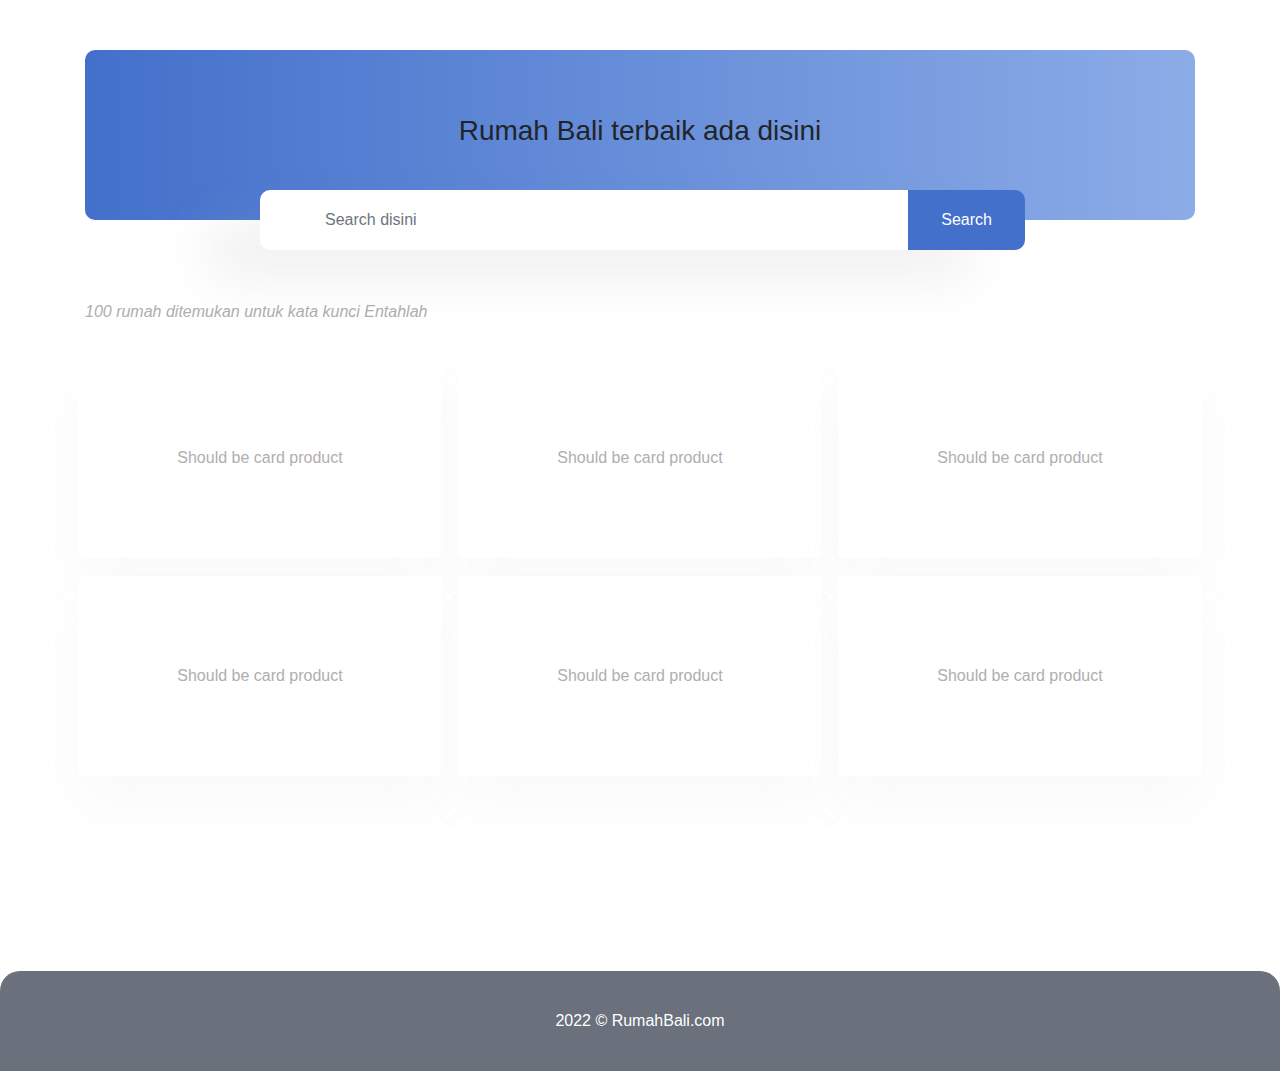
<file: search/index.html>
<!doctype html>
<html lang="en">

<head>
    <!-- Required meta tags -->
    <meta charset="utf-8">
    <meta name="viewport" content="width=device-width, initial-scale=1, shrink-to-fit=no">

    <!-- Bootstrap CSS -->
    <link rel="stylesheet" href="https://cdn.jsdelivr.net/npm/bootstrap@4.3.1/dist/css/bootstrap.min.css"
        integrity="sha384-ggOyR0iXCbMQv3Xipma34MD+dH/1fQ784/j6cY/iJTQUOhcWr7x9JvoRxT2MZw1T" crossorigin="anonymous">
    <link rel="stylesheet" href="assets/style.css">
    <link rel="preconnect" href="https://fonts.googleapis.com">
    <link rel="preconnect" href="https://fonts.gstatic.com" crossorigin>
    <link href="https://fonts.googleapis.com/css2?family=Poppins:wght@300;400;500;600;700;800&display=swap"
        rel="stylesheet">
    <link href="https://pro.fontawesome.com/releases/v5.10.0/css/all.css" rel="stylesheet">

    <title>Search</title>
</head>

<body>
    <section class="container">
        <div class="jumbotron jumbotron-fluid">
            <div class="container">
                <h3 class=" text-center">Rumah Bali terbaik ada disini</h3>
            </div>
        </div>
        <div class="row justify-content-center search-box">
            <div class="col-md-8 search-box-input">
                <div class="row">
                    <div class="col-10">
                        <input type="text" class="search-input form-control" placeholder="Search disini">
                    </div>
                    <div class="col-2 d-flex justify-content-left">
                        <button type="submit" class="btn search-btn">Search</button>
                    </div>
                </div>
            </div>
        </div>
    </section>
    <section class="search-result">
        <div class="container">
            <p><i>100 rumah ditemukan untuk kata kunci <span>Entahlah</span></i></p>
            <div class="row">
                <div class="col-md-4 mt-2 card-container pl-2 pr-2">
                    <div class="col-12 card">
                        <p class="mt-auto mb-auto text-center">Should be card product</p>
                    </div>
                </div>
                <div class="col-md-4 mt-2 card-container pl-2 pr-2">
                    <div class="col-12 card">
                        <p class="mt-auto mb-auto text-center">Should be card product</p>
                    </div>
                </div>
                <div class="col-md-4 mt-2 card-container pl-2 pr-2">
                    <div class="col-12 card">
                        <p class="mt-auto mb-auto text-center">Should be card product</p>
                    </div>
                </div>
                <div class="col-md-4 mt-2 card-container pl-2 pr-2">
                    <div class="col-12 card">
                        <p class="mt-auto mb-auto text-center">Should be card product</p>
                    </div>
                </div>
                <div class="col-md-4 mt-2 card-container pl-2 pr-2">
                    <div class="col-12 card">
                        <p class="mt-auto mb-auto text-center">Should be card product</p>
                    </div>
                </div>
                <div class="col-md-4 mt-2 card-container pl-2 pr-2">
                    <div class="col-12 card">
                        <p class="mt-auto mb-auto text-center">Should be card product</p>
                    </div>
                </div>
            </div>
        </div>
    </section>

    <footer>
        <p class="m-0">2022 &copy; RumahBali.com</p>
    </footer>
    <!-- Optional JavaScript -->
    <!-- jQuery first, then Popper.js, then Bootstrap JS -->
    <script src="https://code.jquery.com/jquery-3.3.1.slim.min.js"
        integrity="sha384-q8i/X+965DzO0rT7abK41JStQIAqVgRVzpbzo5smXKp4YfRvH+8abtTE1Pi6jizo"
        crossorigin="anonymous"></script>
    <script src="https://cdn.jsdelivr.net/npm/popper.js@1.14.7/dist/umd/popper.min.js"
        integrity="sha384-UO2eT0CpHqdSJQ6hJty5KVphtPhzWj9WO1clHTMGa3JDZwrnQq4sF86dIHNDz0W1"
        crossorigin="anonymous"></script>
    <script src="https://cdn.jsdelivr.net/npm/bootstrap@4.3.1/dist/js/bootstrap.min.js"
        integrity="sha384-JjSmVgyd0p3pXB1rRibZUAYoIIy6OrQ6VrjIEaFf/nJGzIxFDsf4x0xIM+B07jRM"
        crossorigin="anonymous"></script>
</body>

</html>
</file>
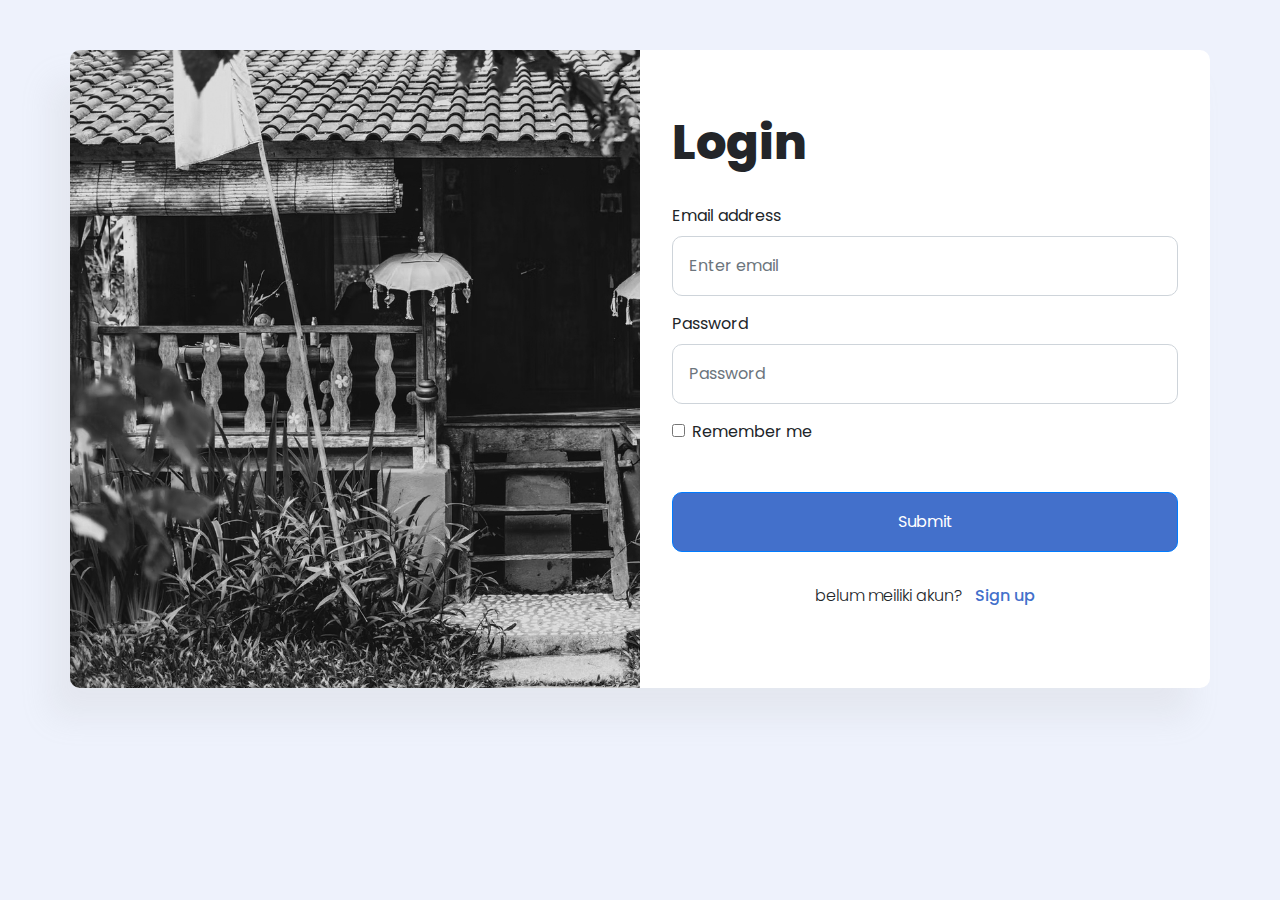
<file: login.html>
<!DOCTYPE html>
<html lang="en">

<head>
  <!-- Required meta tags -->
  <meta charset="utf-8" />
  <meta name="viewport" content="width=device-width, initial-scale=1, shrink-to-fit=no" />

  <!-- Bootstrap CSS -->
  <link rel="stylesheet" href="https://cdn.jsdelivr.net/npm/bootstrap@4.3.1/dist/css/bootstrap.min.css"
    integrity="sha384-ggOyR0iXCbMQv3Xipma34MD+dH/1fQ784/j6cY/iJTQUOhcWr7x9JvoRxT2MZw1T" crossorigin="anonymous" />
  <link rel="stylesheet" href="./assets/css/frontend.css" />
  <title>Login</title>
  <link rel="preconnect" href="https://fonts.googleapis.com" />
  <link rel="preconnect" href="https://fonts.gstatic.com" crossorigin />
  <link
    href="https://fonts.googleapis.com/css2?family=Poppins:ital,wght@0,100;0,300;0,400;0,500;0,700;0,900;1,100;1,200;1,300;1,400;1,500;1,600;1,700;1,800&display=swap"
    rel="stylesheet" />
</head>

<body id="login">
  <div class="container">
    <div class="row">
      <div class="col-12 card">
        <div class="row">
          <div class="col-md-6 card-items item-image"></div>
          <div class="col-md-6 card-items item-form">
            <h3>Login</h3>
            <form>
              <div class="form-group">
                <label for="exampleInputEmail1">Email address</label>
                <input type="email" class="form-control" id="exampleInputEmail1" aria-describedby="emailHelp"
                  placeholder="Enter email" />
                <!-- <small id="emailHelp" class="form-text text-muted">We'll never share your email with anyone else.</small> -->
              </div>
              <div class="form-group">
                <label for="exampleInputPassword1">Password</label>
                <input type="password" class="form-control" id="exampleInputPassword1" placeholder="Password" />
              </div>
              <div class="form-check">
                <input type="checkbox" class="form-check-input" style="height: auto;" id="exampleCheck1">
                <label class="form-check-label" for="exampleCheck1">Remember me</label>
              </div>
              <button type="submit" class="btn btn-primary">Submit</button>
            </form>
            <div class="sign-up">
              <p>belum meiliki akun?</p>
              <a href="signup.html">Sign up</a>
            </div>
          </div>
        </div>
      </div>
    </div>
  </div>

  <!-- Optional JavaScript -->
  <!-- jQuery first, then Popper.js, then Bootstrap JS -->
  <script src="https://code.jquery.com/jquery-3.3.1.slim.min.js"
    integrity="sha384-q8i/X+965DzO0rT7abK41JStQIAqVgRVzpbzo5smXKp4YfRvH+8abtTE1Pi6jizo" crossorigin="anonymous">
  </script>
  <script src="https://cdn.jsdelivr.net/npm/popper.js@1.14.7/dist/umd/popper.min.js"
    integrity="sha384-UO2eT0CpHqdSJQ6hJty5KVphtPhzWj9WO1clHTMGa3JDZwrnQq4sF86dIHNDz0W1" crossorigin="anonymous">
  </script>
  <script src="https://cdn.jsdelivr.net/npm/bootstrap@4.3.1/dist/js/bootstrap.min.js"
    integrity="sha384-JjSmVgyd0p3pXB1rRibZUAYoIIy6OrQ6VrjIEaFf/nJGzIxFDsf4x0xIM+B07jRM" crossorigin="anonymous">
  </script>
</body>

</html>
</file>
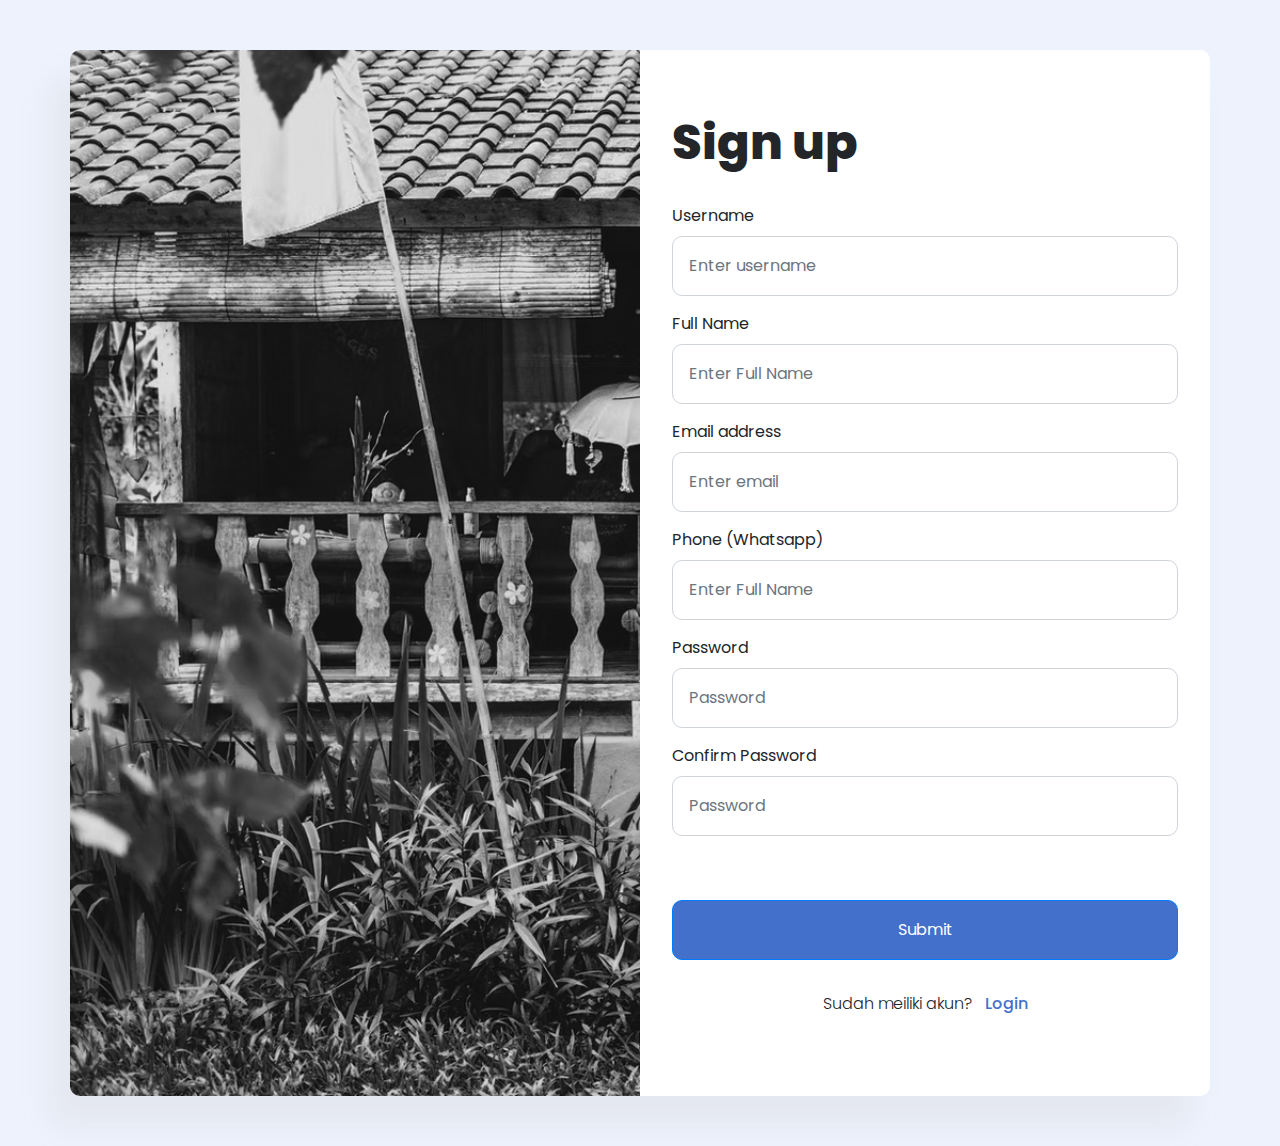
<file: signup.html>
<!doctype html>
<html lang="en">

<head>
    <!-- Required meta tags -->
    <meta charset="utf-8">
    <meta name="viewport" content="width=device-width, initial-scale=1, shrink-to-fit=no">

    <!-- Bootstrap CSS -->
    <link rel="stylesheet" href="https://cdn.jsdelivr.net/npm/bootstrap@4.3.1/dist/css/bootstrap.min.css"
        integrity="sha384-ggOyR0iXCbMQv3Xipma34MD+dH/1fQ784/j6cY/iJTQUOhcWr7x9JvoRxT2MZw1T" crossorigin="anonymous">
    <link rel="stylesheet" href="./assets/css/frontend.css">
    <title>Sign up</title>
    <link rel="preconnect" href="https://fonts.googleapis.com">
    <link rel="preconnect" href="https://fonts.gstatic.com" crossorigin>
    <link
        href="https://fonts.googleapis.com/css2?family=Poppins:ital,wght@0,100;0,300;0,400;0,500;0,700;0,900;1,100;1,200;1,300;1,400;1,500;1,600;1,700;1,800&display=swap"
        rel="stylesheet">
</head>

<body id="register">
    <div class="container">
        <div class="row">
            <div class="col-12 card">
                <div class="row">
                    <div class="col-md-6 card-items item-image">
                    </div>
                    <div class="col-md-6 card-items item-form">
                        <h3>Sign up</h3>
                        <form>
                            <div class="form-group">
                                <label for="exampleInputUsername">Username</label>
                                <input type="text" class="form-control" id="exampleInputUsername" aria-describedby=""
                                    placeholder="Enter username">
                            </div>
                            <div class="form-group">
                                <label for="exampleInputFullName">Full Name</label>
                                <input type="text" class="form-control" id="exampleInputFullName" aria-describedby=""
                                    placeholder="Enter Full Name">
                            </div>
                            <div class="form-group">
                                <label for="exampleInputEmail1">Email address</label>
                                <input type="email" class="form-control" id="exampleInputEmail1"
                                    aria-describedby="emailHelp" placeholder="Enter email">
                            </div>
                            <div class="form-group">
                                <label for="exampleInputPhone">Phone (Whatsapp)</label>
                                <input type="text" class="form-control" id="exampleInputPhone" aria-describedby=""
                                    placeholder="Enter Full Name">
                            </div>
                            <div class="form-group">
                                <label for="exampleInputPassword1">Password</label>
                                <input type="password" class="form-control" id="exampleInputPassword1"
                                    placeholder="Password">
                            </div>
                            <div class="form-group">
                                <label for="exampleInputPassword1">Confirm Password</label>
                                <input type="password" class="form-control" id="exampleInputPassword1"
                                    placeholder="Password">
                            </div>

                            <button type="submit" class="btn btn-primary">Submit</button>
                        </form>
                        <div class="sign-up">
                            <p>Sudah meiliki akun?</p>
                            <a href="login.html">Login</a>
                        </div>
                    </div>
                </div>
            </div>
        </div>
    </div>

    <!-- Optional JavaScript -->
    <!-- jQuery first, then Popper.js, then Bootstrap JS -->
    <script src="https://code.jquery.com/jquery-3.3.1.slim.min.js"
        integrity="sha384-q8i/X+965DzO0rT7abK41JStQIAqVgRVzpbzo5smXKp4YfRvH+8abtTE1Pi6jizo" crossorigin="anonymous">
    </script>
    <script src="https://cdn.jsdelivr.net/npm/popper.js@1.14.7/dist/umd/popper.min.js"
        integrity="sha384-UO2eT0CpHqdSJQ6hJty5KVphtPhzWj9WO1clHTMGa3JDZwrnQq4sF86dIHNDz0W1" crossorigin="anonymous">
    </script>
    <script src="https://cdn.jsdelivr.net/npm/bootstrap@4.3.1/dist/js/bootstrap.min.js"
        integrity="sha384-JjSmVgyd0p3pXB1rRibZUAYoIIy6OrQ6VrjIEaFf/nJGzIxFDsf4x0xIM+B07jRM" crossorigin="anonymous">
    </script>
</body>

</html>
</file>
<file: search/assets/style.css>
.body {
    font-family: 'Poppins',sans-serif;
    background-color: #EEF2FC;
}


.container .jumbotron {
    margin-top: 50px;
    border-radius: 10px;
    background: linear-gradient(
        to right, #4370CB,#8cace7
    );
    margin-bottom: 0;
}

.container .row.search-box {
    margin-top: -30px;
    padding: 0;
}

.container .row .search-box-input {
    height: 60px;
    border-radius: 10px;
    background-color: white;
    box-shadow: -50px 30px 50px rgba(159, 163, 173, 0.15);
}

.container .row .search-box-input .row input{
    height: 60px;
    width: 100%;
    padding: 0 50px;
    border: none;
}
.container .row .search-box-input .row input:focus{
    box-shadow: none;
    border: none;
}

.container .row .search-box-input .row button{
    height: 60px;
    width: 150px;
    background-color: #4370CB;
    color: white;
    margin-right: -20px;
    border-radius: 0 10px 10px 0;
    border: none;
}

.container .row .search-box-input .row button:hover{
    background-color: #244b99;
    border: none;
    box-shadow: none;
}

.container .row .search-box-input .row button:focus{
    border: none;
    box-shadow: none;
}

.search-result .container {
    margin-top: 50px;
}

.search-result .container p {
    color: rgb(176, 174, 174);
}

.search-result .container .card {
    height: 200px;
    padding: 10px;
    margin-top: 10px;
    border: none;
    box-shadow: 0px 30px 50px rgba(159, 163, 173, 0.05);
}

.search-result .container .card .col-12 {
    height: 200px;
    background-color: #eee;
    border: none;
    border-radius: 10px;
    
}

footer {
    margin-top: 195px;
    height: 100px;
    display: flex;
    justify-content: center;
    align-items: center;
    border-radius: 20px 20px 0px 0px;
    background: #6A707C;
    color: white;
}
</file>
<file: assets/css/frontend.css>
body {
  font-family: 'Poppins', sans-serif;
  background-color: #EEF2FC;
}

body#index .navbar-sticky {
  position: fixed;
  left: 0;
  right: 0;
  background-color: #fff;
  z-index: 999;
  transition: all 0.5s;
}

body#index .nav-content-sticky {
  color: #1c1b1b;
  font-weight: 500;
}

body#index .nav-login-sticky {
  background-color: #317dc9;
  color: #FFF !important;
  border-radius: 10px;
  width: 100px;
  text-align: center;
  padding: 10px 10px;
  font-weight: 600;
}

body#index header {
  padding: 0 40px;
  box-shadow: 0px 0px 10px rgba(0, 0, 0, 0.1);
}

body#index header .navbar .nav-item {
  margin: 0 15px;
}

body#index header .navbar .nav-content {
  color: #EEF2FC !important;
  font-weight: 500;
}

body#index header .navbar .nav-login {
  background-color: #FAFCFE;
  color: #232529 !important;
  border-radius: 10px;
  width: 100px;
  text-align: center;
  padding: 10px 10px;
  font-weight: 600;
}

body#index main section.hero .hero-content {
  position: relative;
  z-index: 1;
  display: flex;
  flex-direction: column;
  justify-content: space-between;
  height: 90vh;
  padding: 130px 150px;
}

body#index main section.hero .hero-content .hero-title {
  font-size: 48px;
  font-weight: 800;
  max-width: 800px;
  color: #232529;
}

body#index main section.hero .hero-content .hero-title .custom-dot {
  color: blue !important;
}

body#index main section.hero .hero-content .hero-search-container {
  position: relative;
  z-index: 1;
}

body#index main section.hero .hero-content .hero-search-container .hero-search {
  position: absolute;
  z-index: 1;
  left: 0;
  top: -27px;
  right: -288px;
}

body#index main section.hero .hero-content .hero-search-container .hero-search .form-control {
  border: 0px;
  background: #FFFFFF;
  box-shadow: -50px 30px 50px rgba(159, 163, 173, 0.15);
  border-radius: 10px;
  font-family: "Font Awesome 5 Pro", Poppins, sans-serif;
}

body#index main section.hero .hero-content .hero-search-container .hero-search .btn {
  background-color: #4370CB;
  color: white;
  background: linear-gradient(180deg, #4370CB 0%, #5785E0 100%);
  box-shadow: 0px 4px 30px rgba(35, 37, 41, 0.05);
  padding: 15px 28px;
  border-radius: 0px 10px 10px 0px;
}

body#index main section.hero .hero-content .hero-description {
  display: flex;
  align-items: center;
  max-width: 500px;
}

body#index main section.hero .hero-content .hero-description .hero-caption {
  margin: 0 15px;
}

body#index main section.hero .hero-image-container {
  position: relative;
  top: -65px;
  max-height: 90vh;
}

body#index main section.hero .hero-image-container .hero-image {
  background-image: url("../img/hero-image.jpg");
  background-size: cover;
  background-position: center;
  height: 100vh;
}

body#index main section.preferred-property {
  margin-top: 82px;
  margin-bottom: 78px;
  padding: 0 150px;
}

body#index main section.preferred-property .preferred-property-container {
  max-height: 520px;
  overflow: scroll;
  overflow-x: hidden;
  padding-right: 10px;
}

body#index main section.preferred-property .preferred-property-container .card {
  border-radius: 10px;
  border: 0;
  margin-bottom: 20px;
  box-shadow: 0px 0px 30px rgba(174, 174, 174, 0.05);
}

body#index main section.preferred-property .preferred-property-container .card .preferred-property-card-container {
  display: flex;
  padding: 10px;
}

body#index main section.preferred-property .preferred-property-container .card .preferred-property-card-container img {
  border-radius: 10px;
  max-width: 180px;
}

body#index main section.preferred-property .preferred-property-container .card .preferred-property-card-container .description {
  padding: 30px 15px 0 15px;
  width: 100%;
  position: relative;
}

body#index main section.preferred-property .preferred-property-container .card .preferred-property-card-container .description .property-category {
  position: absolute;
  right: 20px;
  top: 2px;
  font-size: 11px;
  background: #B4CDFD;
  border-radius: 10px;
  padding: 3px 10px;
  color: #FFFFFF;
  font-weight: 400;
}

body#index main section.preferred-property .preferred-property-container .card .preferred-property-card-container .description .property-price {
  position: absolute;
  right: 20px;
  bottom: 40px;
  font-weight: bold;
  color: #6A707C;
  font-size: 24px;
}

body#index main section.preferred-property .preferred-property-container .card .preferred-property-card-container .description .property-name {
  margin-bottom: 5px;
  color: #6A707C;
  font-size: 20px;
  font-weight: 600;
}

body#index main section.preferred-property .preferred-property-container .card .preferred-property-card-container .description .property-owner {
  margin-bottom: 0;
  color: #9FA3AD;
  font-size: 14px;
  font-weight: 400;
}

body#index main section.preferred-property .preferred-property-container .card .preferred-property-card-container .description .property-spec {
  padding: 0 15px;
  display: flex;
  justify-content: space-between;
  width: 100%;
}

body#index main section.preferred-property .preferred-property-container .card .preferred-property-card-container .description .property-spec .spec {
  display: flex;
}

body#index main section.preferred-property .preferred-property-container .card .preferred-property-card-container .description .property-spec .spec .fas,
body#index main section.preferred-property .preferred-property-container .card .preferred-property-card-container .description .property-spec .spec .spec-value {
  color: #AEAEAE;
  font-size: 11px;
}

body#index main section.preferred-property .preferred-property-container .card .preferred-property-card-container .description .property-spec .spec .fas {
  font-size: 14px;
}

body#index main section.preferred-property .preferred-property-container .card .preferred-property-card-container .description .property-spec .spec .spec-value {
  margin-left: 10px;
  margin-bottom: 0;
}

body#index main section.preferred-property .preferred-property-caption {
  display: flex;
  flex-direction: column;
  justify-content: center;
  height: 100%;
  margin-left: 78px;
}

body#index main section.preferred-property .preferred-property-caption .title {
  max-width: 390px;
  font-weight: 700;
  font-size: 40px;
  line-height: 60px;
}

body#index main section.preferred-property .preferred-property-caption .description {
  max-width: 460px;
  font-weight: 400;
  font-size: 20px;
  color: #9FA3AD;
}

body#index main section.preferred-property .preferred-property-caption .button {
  height: 54px;
  padding: 0;
  line-height: 50px;
  width: 25%;
  text-decoration: none;
  background-color: #4370CB !important;
  color: #FFF;
  border-radius: 10px;
  font-weight: 600;
}

body#index main section.popular-property,
body#index main section.all-property {
  margin-top: 78px;
  padding: 78px 150px 0;
}

body#index main section.popular-property .caption .title,
body#index main section.all-property .caption .title {
  font-weight: 700;
  font-size: 40px;
  line-height: 60px;
  margin-bottom: 30px;
}

body#index main section.popular-property .caption .description,
body#index main section.all-property .caption .description {
  font-weight: 400;
  font-size: 20px;
  color: #9FA3AD;
  margin-bottom: 68px;
}

body#index main section.popular-property .link,
body#index main section.all-property .link {
  display: block;
  text-align: right;
  color: #4370CB;
  font-weight: 600;
  font-size: 24px;
  text-decoration: none;
}

body#index main section.popular-property .content-container .card,
body#index main section.all-property .content-container .card {
  border-radius: 10px;
  margin-bottom: 20px;
}

body#index main section.popular-property .content-container .card .card-body img,
body#index main section.all-property .content-container .card .card-body img {
  border-radius: 10px;
  width: 100%;
}

body#index main section.popular-property .content-container .card .card-body .content-title,
body#index main section.all-property .content-container .card .card-body .content-title {
  margin-top: 13px;
}

body#index main section.popular-property .content-container .card .card-body .content-title .property-name,
body#index main section.all-property .content-container .card .card-body .content-title .property-name {
  margin-bottom: 5px;
  color: #6A707C;
  font-size: 20px;
  font-weight: 600;
}

body#index main section.popular-property .content-container .card .card-body .content-title .property-owner,
body#index main section.all-property .content-container .card .card-body .content-title .property-owner {
  margin-bottom: 0;
  color: #9FA3AD;
  font-size: 14px;
  font-weight: 400;
}

body#index main section.popular-property .content-container .card .card-body .content-title .property-price,
body#index main section.all-property .content-container .card .card-body .content-title .property-price {
  font-weight: bold;
  color: #6A707C;
  font-size: 24px;
}

body#index main section.popular-property .content-container .card .card-body .content-title .divider,
body#index main section.all-property .content-container .card .card-body .content-title .divider {
  margin: 20px 0px 25px;
}

body#index main section.popular-property .content-container .card .card-body .content-title .property-spec,
body#index main section.all-property .content-container .card .card-body .content-title .property-spec {
  padding: 0 15px;
  display: flex;
  justify-content: space-between;
  width: 100%;
}

body#index main section.popular-property .content-container .card .card-body .content-title .property-spec .spec,
body#index main section.all-property .content-container .card .card-body .content-title .property-spec .spec {
  display: flex;
}

body#index main section.popular-property .content-container .card .card-body .content-title .property-spec .spec .fas,
body#index main section.popular-property .content-container .card .card-body .content-title .property-spec .spec .spec-value,
body#index main section.all-property .content-container .card .card-body .content-title .property-spec .spec .fas,
body#index main section.all-property .content-container .card .card-body .content-title .property-spec .spec .spec-value {
  color: #AEAEAE;
  font-size: 11px;
}

body#index main section.popular-property .content-container .card .card-body .content-title .property-spec .spec .fas,
body#index main section.all-property .content-container .card .card-body .content-title .property-spec .spec .fas {
  font-size: 14px;
}

body#index main section.popular-property .content-container .card .card-body .content-title .property-spec .spec .spec-value,
body#index main section.all-property .content-container .card .card-body .content-title .property-spec .spec .spec-value {
  margin-left: 10px;
  margin-bottom: 0;
}

body#detail header {
  padding: 0 40px;
  box-shadow: 0px 0px 10px rgba(0, 0, 0, 0.1);
}

body#detail header .navbar .nav-item {
  margin: 0 15px;
}

body#detail header .navbar .nav-content {
  color: #000 !important;
  font-weight: 500;
}

body#detail header .navbar .nav-login {
  background-color: #FAFCFE;
  color: #232529 !important;
  border-radius: 10px;
  width: 100px;
  text-align: center;
  padding: 10px 10px;
  font-weight: 600;
}

body#detail main {
  margin: 63px 150px 0;
}

body#detail main section.gallery {
  margin-bottom: 70px;
}

body#detail main section.gallery .image-thumb-container {
  max-height: 700px;
  overflow: scroll;
  overflow-x: hidden;
  padding: 10px 10px;
}

body#detail main section.gallery .image-thumb-container .image-thumb-filter {
  margin-bottom: 15px;
  background-color: rgba(255, 255, 255, 0.4);
  padding: 5px;
  width: 210px;
  box-sizing: border-box;
}

body#detail main section.gallery .image-thumb-container .image-thumb-filter .image-thumb {
  border-radius: 10px;
  width: 100%;
  min-height: 180px;
  background-size: contain;
  background-repeat: no-repeat;
  background-position: 50%;
}

body#detail main section.gallery .main-image-container {
  background-color: rgba(255, 255, 255, 0.4);
  border-radius: 10px;
  padding: 10px;
  border-radius: 10px;
}

body#detail main section.gallery .main-image-container .main-image {
  width: 100%;
  height: 700px;
  background-size: contain;
  background-repeat: no-repeat;
  background-position: 50%;
}

body#detail main section.content .price-container .property-name {
  font-style: 20px;
  font-weight: 500;
}

body#detail main section.content .price-container .price {
  font-weight: 800;
  font-size: 48px;
}

body#detail main section.content .btn-ask {
  padding: 14px 43px;
  background-color: #4370cb;
  color: white;
  font-weight: 500;
  font-size: 20px;
  line-height: 20px;
  border-radius: 10px;
}

body#detail main section.content .love {
  background-color: #fff;
  font-size: 36px;
  padding: 0 10px;
  border-radius: 100%;
}

body#detail main section.content .divider {
  margin: 64px 0px;
}

body#detail main section.content .description-container .description {
  font-size: 20px;
  font-weight: 400;
  color: #9FA3AD;
  margin-bottom: 20px;
}

body#detail main section.content .description-container .read-less,
body#detail main section.content .description-container .read-more {
  font-weight: 600;
  font-size: 24px;
  line-height: 36px;
  text-decoration: none;
  color: #4370CB;
  margin-top: 48px !important;
}

body#detail main section.spesification .spesification-name {
  font-weight: 700;
  font-size: 40px;
  line-height: 60px;
  color: #232529;
  margin-bottom: 48px;
}

body#detail main section.spesification .property-spec {
  padding: 0 15px;
  display: flex;
  flex-direction: column;
  justify-content: space-between;
  width: 100%;
}

body#detail main section.spesification .property-spec .spec {
  display: flex;
  align-items: center;
  margin-bottom: 30px;
}

body#detail main section.spesification .property-spec .spec .fas,
body#detail main section.spesification .property-spec .spec .spec-value {
  color: #AEAEAE;
  font-size: 20px;
}

body#detail main section.spesification .property-spec .spec .fas {
  font-size: 20px;
}

body#detail main section.spesification .property-spec .spec .spec-value {
  margin-left: 10px;
  margin-bottom: 0px;
}

body#detail main section.popular-property {
  padding: 78px 0px 0;
}

body#detail main section.popular-property .caption .title {
  font-weight: 700;
  font-size: 40px;
  line-height: 60px;
  margin-bottom: 30px;
}

body#detail main section.popular-property .caption .description {
  font-weight: 400;
  font-size: 20px;
  color: #9FA3AD;
  margin-bottom: 68px;
}

body#detail main section.popular-property .link {
  display: block;
  text-align: right;
  color: #4370CB;
  font-weight: 600;
  font-size: 24px;
  text-decoration: none;
}

body#detail main section.popular-property .content-container .card {
  border-radius: 10px;
  margin-bottom: 20px;
}

body#detail main section.popular-property .content-container .card .card-body img {
  border-radius: 10px;
  width: 100%;
}

body#detail main section.popular-property .content-container .card .card-body .content-title {
  margin-top: 13px;
}

body#detail main section.popular-property .content-container .card .card-body .content-title .property-name {
  margin-bottom: 5px;
  color: #6A707C;
  font-size: 20px;
  font-weight: 600;
}

body#detail main section.popular-property .content-container .card .card-body .content-title .property-owner {
  margin-bottom: 0;
  color: #9FA3AD;
  font-size: 14px;
  font-weight: 400;
}

body#detail main section.popular-property .content-container .card .card-body .content-title .property-price {
  font-weight: bold;
  color: #6A707C;
  font-size: 24px;
}

body#detail main section.popular-property .content-container .card .card-body .content-title .divider {
  margin: 20px 0px 25px;
}

body#detail main section.popular-property .content-container .card .card-body .content-title .property-spec {
  padding: 0 15px;
  display: flex;
  justify-content: space-between;
  width: 100%;
}

body#detail main section.popular-property .content-container .card .card-body .content-title .property-spec .spec {
  display: flex;
}

body#detail main section.popular-property .content-container .card .card-body .content-title .property-spec .spec .fas,
body#detail main section.popular-property .content-container .card .card-body .content-title .property-spec .spec .spec-value {
  color: #AEAEAE;
  font-size: 11px;
}

body#detail main section.popular-property .content-container .card .card-body .content-title .property-spec .spec .fas {
  font-size: 14px;
}

body#detail main section.popular-property .content-container .card .card-body .content-title .property-spec .spec .spec-value {
  margin-left: 10px;
  margin-bottom: 0;
}

body#login body,
body#register body {
  background-color: #fafcfe;
  font-family: 'Poppins', sans-serif;
}

body#login .card,
body#register .card {
  background-color: white;
  border-radius: 10px;
  margin-top: 50px;
  margin-bottom: 50px;
  border: none;
  box-shadow: -20px 30px 30px rgba(174, 174, 174, 0.15);
}

body#login .card .card-items,
body#register .card .card-items {
  height: auto;
}

body#login .card .card-items.item-image,
body#register .card .card-items.item-image {
  background: url("../img/side-auth.jpg");
  background-size: cover;
  background-repeat: no-repeat;
  border-radius: 10px 0px 0px 10px;
}

body#login .card .card-items.item-form,
body#register .card .card-items.item-form {
  padding: 64px 32px;
}

body#login .card .card-items.item-form h3,
body#register .card .card-items.item-form h3 {
  font-size: 48px;
  font-weight: 800;
  font-size: 48px;
  color: #232529;
}

body#login .card .card-items.item-form form,
body#register .card .card-items.item-form form {
  margin-top: 32px;
}

body#login .card .card-items.item-form form input,
body#register .card .card-items.item-form form input {
  height: 60px;
  padding: 16px;
  border-radius: 10px;
}

body#login .card .card-items.item-form form input:focus,
body#register .card .card-items.item-form form input:focus {
  outline: none !important;
  border-color: #4370CB;
  box-shadow: 0 0 0 #4370CB;
}

body#login .card .card-items.item-form form button,
body#register .card .card-items.item-form form button {
  height: 60px;
  padding: 16px;
  background-color: #4370CB;
  border-radius: 10px;
  width: 100%;
  margin-top: 48px;
}

body#login .card .card-items.item-form form button:hover,
body#register .card .card-items.item-form form button:hover {
  height: 60px;
  padding: 16px;
  background-color: #113d94;
  border-radius: 10px;
  width: 100%;
  margin-top: 48px;
}

body#login .card .card-items.item-form .sign-up,
body#register .card .card-items.item-form .sign-up {
  text-align: center;
  margin-top: 32px;
  font-weight: 300;
}

body#login .card .card-items.item-form .sign-up p,
body#register .card .card-items.item-form .sign-up p {
  display: inline-block;
}

body#login .card .card-items.item-form .sign-up a,
body#register .card .card-items.item-form .sign-up a {
  text-decoration: none;
  font-weight: 500;
  margin-left: 8px;
  color: #4370CB;
}

body#login .card .card-items.item-form .sign-up a:hover,
body#register .card .card-items.item-form .sign-up a:hover {
  text-decoration: none;
  font-weight: 500;
  margin-left: 8px;
  color: #123c91;
}

@media screen and (max-width: 769px) {

  body#login .card .card-items.item-image,
  body#register .card .card-items.item-image {
    border-radius: 10px 10px 0px 0px;
  }
}

footer {
  margin-top: 195px;
  height: 100px;
  display: flex;
  justify-content: center;
  align-items: center;
  border-radius: 20px 20px 0px 0px;
  background: #6A707C;
  color: white;
}

/*# sourceMappingURL=frontend.css.map */
</file>
